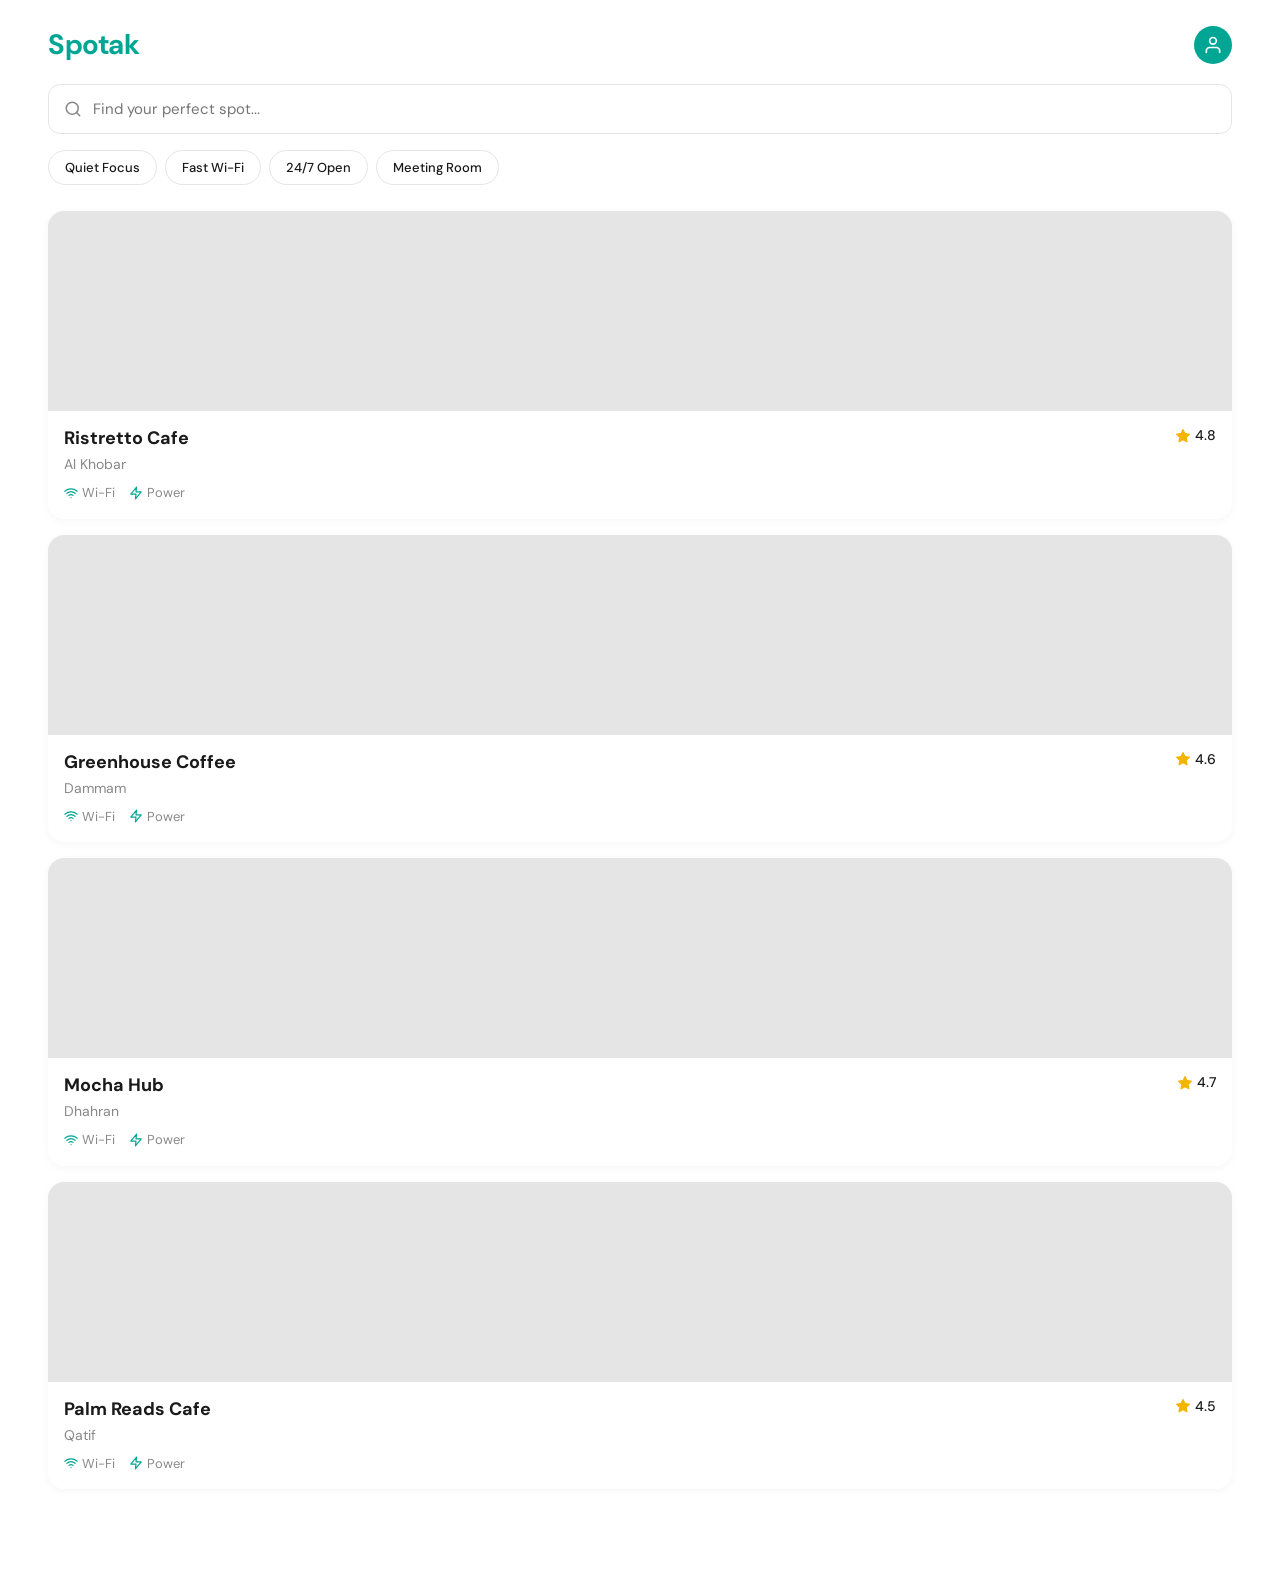
<file: index.html>
<!DOCTYPE html>
<html lang="en">
<head>
  <meta charset="UTF-8" />
  <meta name="viewport" content="width=device-width, initial-scale=1.0" />
  <title>Spotak — Find Your Perfect Spot</title>
  <link rel="stylesheet" href="style.css" />
</head>
<body>
  <main class="app">
    <!-- Top bar: brand + profile -->
    <header class="topbar">
      <h1 class="brand">Spotak</h1>
      <a href="login.html" class="profile-btn" aria-label="Profile">
        <svg viewBox="0 0 24 24" width="20" height="20" fill="none" stroke="white" stroke-width="2" stroke-linecap="round" stroke-linejoin="round">
          <path d="M20 21v-2a4 4 0 0 0-4-4H8a4 4 0 0 0-4 4v2"/>
          <circle cx="12" cy="7" r="4"/>
        </svg>
      </a>
    </header>

    <!-- Search input -->
    <div class="search-wrap">
      <svg class="search-icon" viewBox="0 0 24 24" width="18" height="18" fill="none" stroke="#888" stroke-width="2" stroke-linecap="round" stroke-linejoin="round">
        <circle cx="11" cy="11" r="8"/>
        <line x1="21" y1="21" x2="16.65" y2="16.65"/>
      </svg>
      <input type="text" id="searchInput" class="search-input" placeholder="Find your perfect spot..." />
    </div>

    <!-- Filter chips -->
    <div class="chips">
      <button class="chip" data-filter="quiet">Quiet Focus</button>
      <button class="chip" data-filter="wifi">Fast Wi-Fi</button>
      <button class="chip" data-filter="247">24/7 Open</button>
      <button class="chip" data-filter="meeting">Meeting Room</button>
    </div>

    <!-- Spot cards list -->
    <section class="cards" id="cardList">
      <a class="card" href="spot.html?id=ristretto" data-name="Ristretto Cafe" data-tags="quiet wifi meeting">
        <div class="card-img" style="background-image:url('https://images.unsplash.com/photo-1554118811-1e0d58224f24?w=800');"></div>
        <div class="card-body">
          <div class="card-row">
            <div>
              <h3 class="card-title">Ristretto Cafe</h3>
              <p class="card-sub">Al Khobar</p>
            </div>
            <div class="rating">
              <svg viewBox="0 0 24 24" width="16" height="16" fill="#F5B400" stroke="#F5B400" stroke-width="1.5"><polygon points="12 2 15.09 8.26 22 9.27 17 14.14 18.18 21.02 12 17.77 5.82 21.02 7 14.14 2 9.27 8.91 8.26 12 2"/></svg>
              <span>4.8</span>
            </div>
          </div>
          <div class="amenities">
            <span class="amenity">
              <svg viewBox="0 0 24 24" width="14" height="14" fill="none" stroke="#00A693" stroke-width="2" stroke-linecap="round" stroke-linejoin="round"><path d="M5 12.55a11 11 0 0 1 14.08 0"/><path d="M1.42 9a16 16 0 0 1 21.16 0"/><path d="M8.53 16.11a6 6 0 0 1 6.95 0"/><line x1="12" y1="20" x2="12.01" y2="20"/></svg>
              Wi-Fi
            </span>
            <span class="amenity">
              <svg viewBox="0 0 24 24" width="14" height="14" fill="none" stroke="#00A693" stroke-width="2" stroke-linecap="round" stroke-linejoin="round"><polygon points="13 2 3 14 12 14 11 22 21 10 12 10 13 2"/></svg>
              Power
            </span>
          </div>
        </div>
      </a>

      <a class="card" href="spot.html?id=greenhouse" data-name="Greenhouse Coffee" data-tags="quiet wifi 247">
        <div class="card-img" style="background-image:url('https://images.unsplash.com/photo-1521017432531-fbd92d768814?w=800');"></div>
        <div class="card-body">
          <div class="card-row">
            <div>
              <h3 class="card-title">Greenhouse Coffee</h3>
              <p class="card-sub">Dammam</p>
            </div>
            <div class="rating">
              <svg viewBox="0 0 24 24" width="16" height="16" fill="#F5B400" stroke="#F5B400" stroke-width="1.5"><polygon points="12 2 15.09 8.26 22 9.27 17 14.14 18.18 21.02 12 17.77 5.82 21.02 7 14.14 2 9.27 8.91 8.26 12 2"/></svg>
              <span>4.6</span>
            </div>
          </div>
          <div class="amenities">
            <span class="amenity">
              <svg viewBox="0 0 24 24" width="14" height="14" fill="none" stroke="#00A693" stroke-width="2" stroke-linecap="round" stroke-linejoin="round"><path d="M5 12.55a11 11 0 0 1 14.08 0"/><path d="M1.42 9a16 16 0 0 1 21.16 0"/><path d="M8.53 16.11a6 6 0 0 1 6.95 0"/><line x1="12" y1="20" x2="12.01" y2="20"/></svg>
              Wi-Fi
            </span>
            <span class="amenity">
              <svg viewBox="0 0 24 24" width="14" height="14" fill="none" stroke="#00A693" stroke-width="2" stroke-linecap="round" stroke-linejoin="round"><polygon points="13 2 3 14 12 14 11 22 21 10 12 10 13 2"/></svg>
              Power
            </span>
          </div>
        </div>
      </a>

      <a class="card" href="spot.html?id=mocha" data-name="Mocha Hub" data-tags="wifi meeting 247">
        <div class="card-img" style="background-image:url('https://images.unsplash.com/photo-1559496417-e7f25cb247f3?w=800');"></div>
        <div class="card-body">
          <div class="card-row">
            <div>
              <h3 class="card-title">Mocha Hub</h3>
              <p class="card-sub">Dhahran</p>
            </div>
            <div class="rating">
              <svg viewBox="0 0 24 24" width="16" height="16" fill="#F5B400" stroke="#F5B400" stroke-width="1.5"><polygon points="12 2 15.09 8.26 22 9.27 17 14.14 18.18 21.02 12 17.77 5.82 21.02 7 14.14 2 9.27 8.91 8.26 12 2"/></svg>
              <span>4.7</span>
            </div>
          </div>
          <div class="amenities">
            <span class="amenity">
              <svg viewBox="0 0 24 24" width="14" height="14" fill="none" stroke="#00A693" stroke-width="2" stroke-linecap="round" stroke-linejoin="round"><path d="M5 12.55a11 11 0 0 1 14.08 0"/><path d="M1.42 9a16 16 0 0 1 21.16 0"/><path d="M8.53 16.11a6 6 0 0 1 6.95 0"/><line x1="12" y1="20" x2="12.01" y2="20"/></svg>
              Wi-Fi
            </span>
            <span class="amenity">
              <svg viewBox="0 0 24 24" width="14" height="14" fill="none" stroke="#00A693" stroke-width="2" stroke-linecap="round" stroke-linejoin="round"><polygon points="13 2 3 14 12 14 11 22 21 10 12 10 13 2"/></svg>
              Power
            </span>
          </div>
        </div>
      </a>

      <a class="card" href="spot.html?id=palm" data-name="Palm Reads Cafe" data-tags="quiet wifi meeting">
        <div class="card-img" style="background-image:url('https://images.unsplash.com/photo-1453614512568-c4024d13c247?w=800');"></div>
        <div class="card-body">
          <div class="card-row">
            <div>
              <h3 class="card-title">Palm Reads Cafe</h3>
              <p class="card-sub">Qatif</p>
            </div>
            <div class="rating">
              <svg viewBox="0 0 24 24" width="16" height="16" fill="#F5B400" stroke="#F5B400" stroke-width="1.5"><polygon points="12 2 15.09 8.26 22 9.27 17 14.14 18.18 21.02 12 17.77 5.82 21.02 7 14.14 2 9.27 8.91 8.26 12 2"/></svg>
              <span>4.5</span>
            </div>
          </div>
          <div class="amenities">
            <span class="amenity">
              <svg viewBox="0 0 24 24" width="14" height="14" fill="none" stroke="#00A693" stroke-width="2" stroke-linecap="round" stroke-linejoin="round"><path d="M5 12.55a11 11 0 0 1 14.08 0"/><path d="M1.42 9a16 16 0 0 1 21.16 0"/><path d="M8.53 16.11a6 6 0 0 1 6.95 0"/><line x1="12" y1="20" x2="12.01" y2="20"/></svg>
              Wi-Fi
            </span>
            <span class="amenity">
              <svg viewBox="0 0 24 24" width="14" height="14" fill="none" stroke="#00A693" stroke-width="2" stroke-linecap="round" stroke-linejoin="round"><polygon points="13 2 3 14 12 14 11 22 21 10 12 10 13 2"/></svg>
              Power
            </span>
          </div>
        </div>
      </a>
    </section>
  </main>

  <script src="main.js"></script>
</body>
</html>
</file>
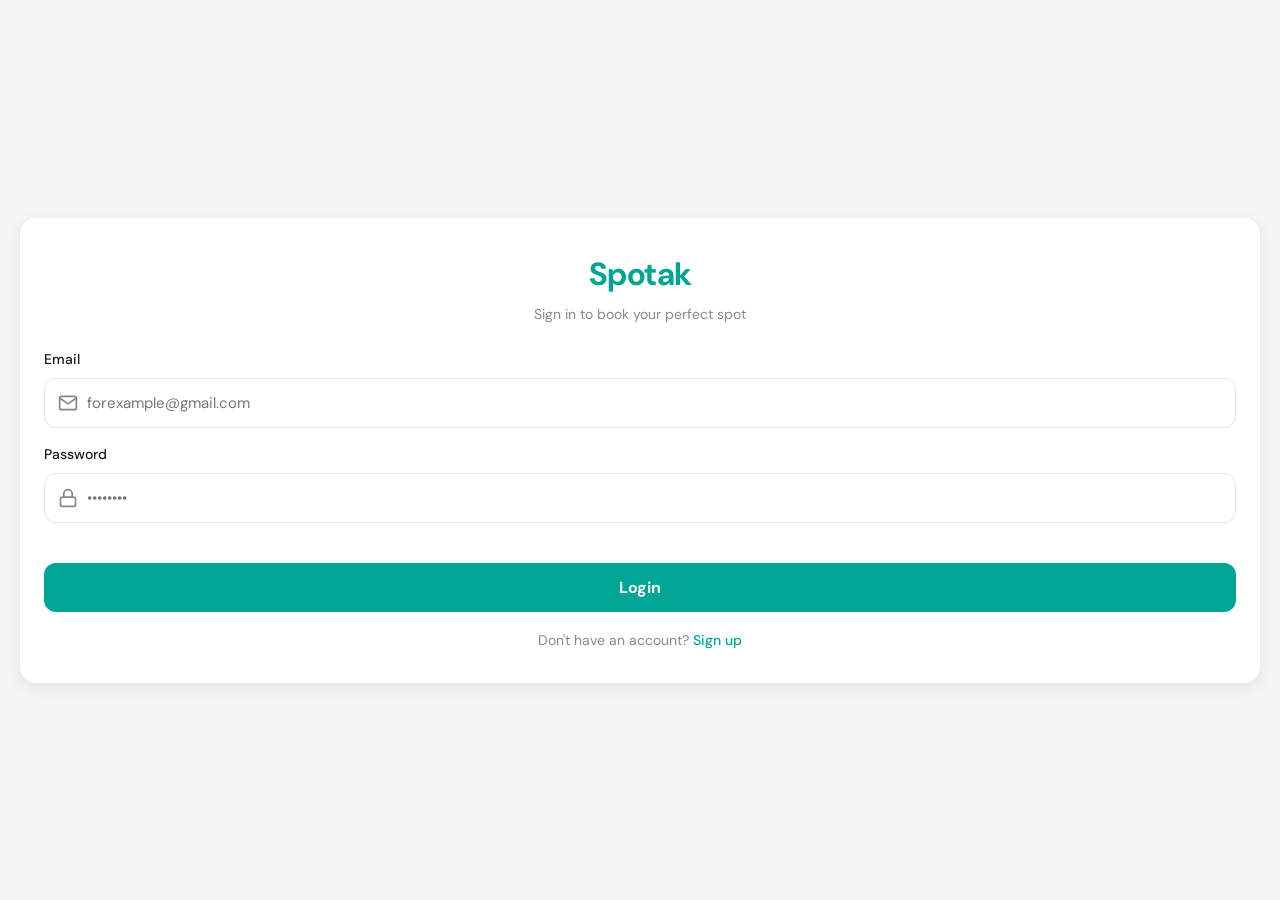
<file: booking.html>
<!DOCTYPE html>
<html lang="en">
<head>
  <meta charset="UTF-8" />
  <meta name="viewport" content="width=device-width, initial-scale=1.0" />
  <title>Confirm Your Booking — Spotak</title>
  <link rel="stylesheet" href="style.css" />
</head>
<body>
  <main class="app booking-page">
    <!-- Header with back arrow + title -->
    <header class="page-header">
      <a href="spot.html" class="back-btn-inline" aria-label="Go back">
        <svg viewBox="0 0 24 24" width="20" height="20" fill="none" stroke="#1A1A1A" stroke-width="2.5" stroke-linecap="round" stroke-linejoin="round">
          <line x1="19" y1="12" x2="5" y2="12"/>
          <polyline points="12 19 5 12 12 5"/>
        </svg>
      </a>
      <h1 class="page-title">Confirm Your Booking</h1>
    </header>

    <!-- Booking form card -->
    <form id="bookingForm" class="booking-card" novalidate>
      <!-- Date -->
      <label class="field-label" for="bookingDate">Date</label>
      <div class="input-wrap">
        <svg class="input-icon" viewBox="0 0 24 24" width="20" height="20" fill="none" stroke="#888" stroke-width="2" stroke-linecap="round" stroke-linejoin="round">
          <rect x="3" y="4" width="18" height="18" rx="2" ry="2"/>
          <line x1="16" y1="2" x2="16" y2="6"/>
          <line x1="8" y1="2" x2="8" y2="6"/>
          <line x1="3" y1="10" x2="21" y2="10"/>
        </svg>
        <input type="date" id="bookingDate" class="input-field" required />
      </div>

      <!-- Time -->
      <label class="field-label" for="bookingTime">Time</label>
      <div class="input-wrap">
        <svg class="input-icon" viewBox="0 0 24 24" width="20" height="20" fill="none" stroke="#888" stroke-width="2" stroke-linecap="round" stroke-linejoin="round">
          <circle cx="12" cy="12" r="10"/>
          <polyline points="12 6 12 12 16 14"/>
        </svg>
        <input type="time" id="bookingTime" class="input-field" required />
      </div>

      <!-- People -->
      <label class="field-label" for="bookingPeople">Number of People</label>
      <div class="input-wrap">
        <svg class="input-icon" viewBox="0 0 24 24" width="20" height="20" fill="none" stroke="#888" stroke-width="2" stroke-linecap="round" stroke-linejoin="round">
          <path d="M17 21v-2a4 4 0 0 0-4-4H5a4 4 0 0 0-4 4v2"/>
          <circle cx="9" cy="7" r="4"/>
          <path d="M23 21v-2a4 4 0 0 0-3-3.87"/>
          <path d="M16 3.13a4 4 0 0 1 0 7.75"/>
        </svg>
        <input type="number" id="bookingPeople" class="input-field" min="1" max="20" value="1" required />
      </div>

      <!-- Error / message area -->
      <p id="formError" class="form-error" aria-live="polite"></p>

      <!-- Fee summary -->
      <div class="fee-card">
        <div class="fee-row">
          <span class="fee-label">Table Reservation Fee</span>
          <span class="fee-amount">25 SAR</span>
        </div>
        <p class="fee-note">Refundable if cancelled 24 hours in advance</p>
      </div>

      <!-- Submit -->
      <button type="submit" class="cta-btn">Confirm &amp; Pay</button>
    </form>
  </main>

  <script src="main.js"></script>
</body>
</html>
</file>
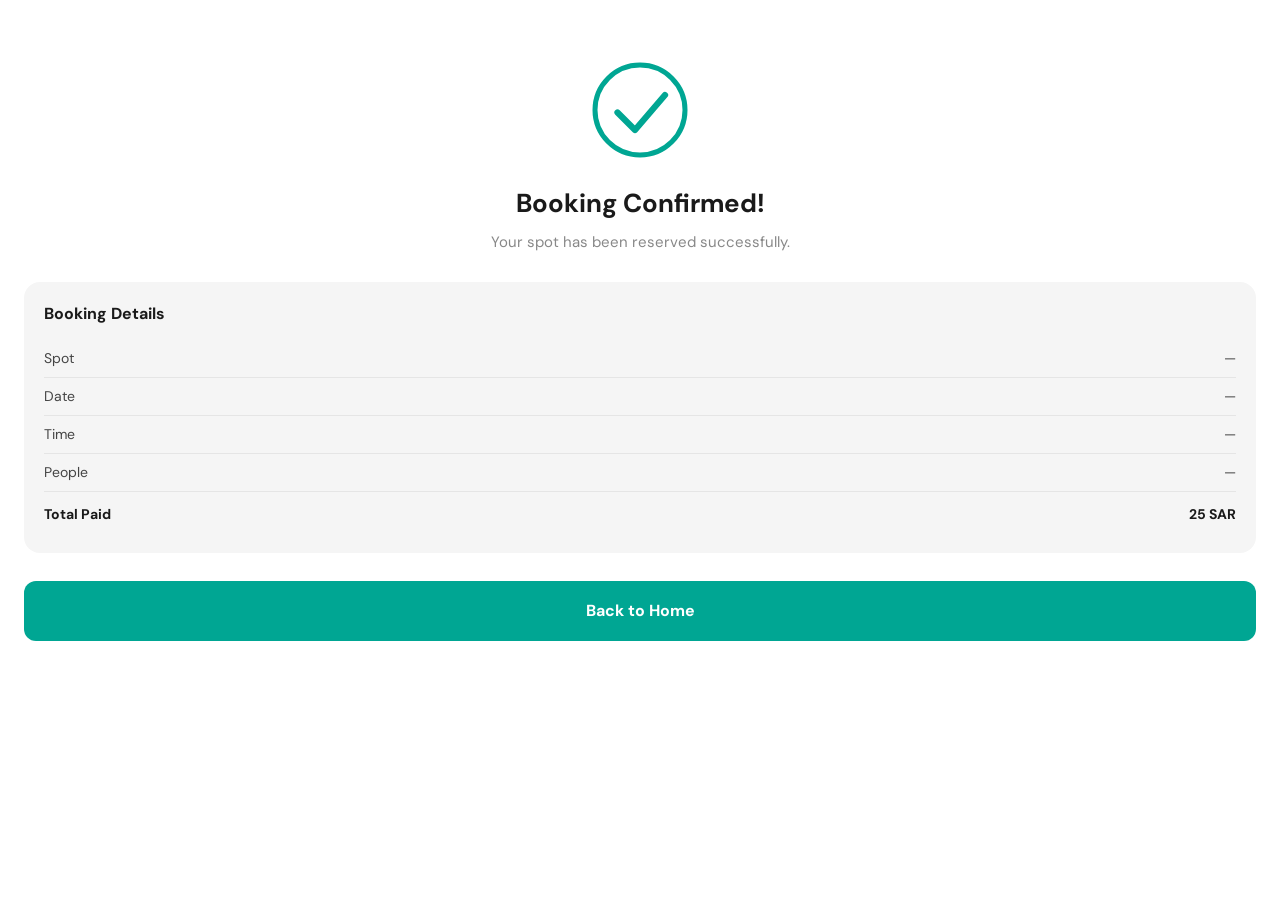
<file: confirmation.html>
<!DOCTYPE html>
<html lang="en">
<head>
  <meta charset="UTF-8" />
  <meta name="viewport" content="width=device-width, initial-scale=1.0" />
  <title>Booking Confirmed — Spotak</title>
  <link rel="stylesheet" href="style.css" />
</head>
<body>
  <main class="app confirmation-page">
    <!-- Animated check -->
    <div class="check-wrap">
      <svg class="checkmark" viewBox="0 0 80 80">
        <circle class="checkmark-circle" cx="40" cy="40" r="36" fill="none" stroke="#00A693" stroke-width="4"/>
        <path class="checkmark-path" fill="none" stroke="#00A693" stroke-width="5" stroke-linecap="round" stroke-linejoin="round" d="M22 42 L36 56 L60 28"/>
      </svg>
    </div>

    <h1 class="confirm-title">Booking Confirmed!</h1>
    <p class="confirm-sub">Your spot has been reserved successfully.</p>

    <!-- Booking summary -->
    <div class="summary-card" id="bookingSummary">
      <h2 class="summary-title">Booking Details</h2>
      <div class="summary-row"><span>Spot</span><span id="sumSpot">—</span></div>
      <div class="summary-row"><span>Date</span><span id="sumDate">—</span></div>
      <div class="summary-row"><span>Time</span><span id="sumTime">—</span></div>
      <div class="summary-row"><span>People</span><span id="sumPeople">—</span></div>
      <div class="summary-row total"><span>Total Paid</span><span>25 SAR</span></div>
    </div>

    <a href="index.html" class="cta-btn static">Back to Home</a>
  </main>

  <script src="main.js"></script>
</body>
</html>
</file>
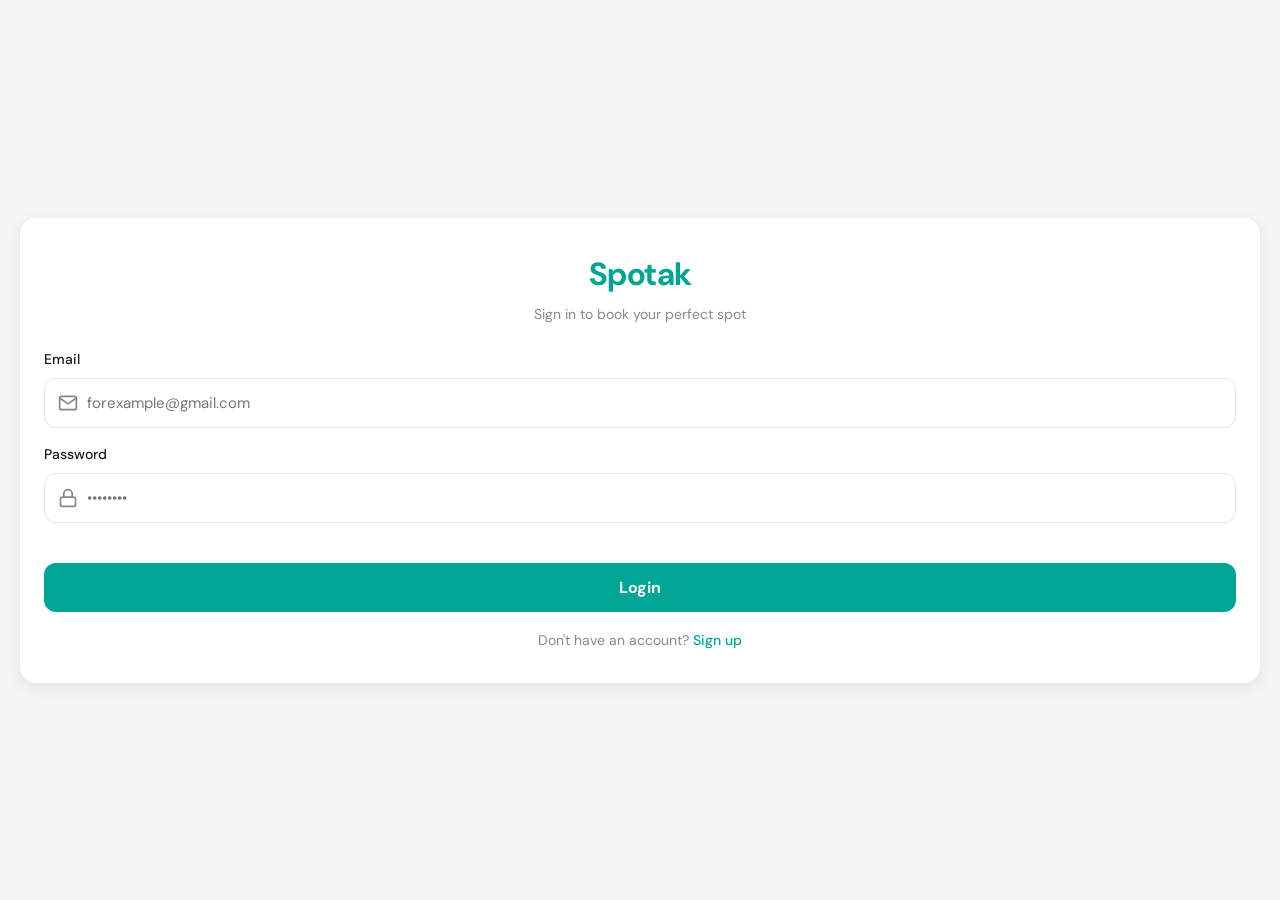
<file: login.html>
<!DOCTYPE html>
<html lang="en">
<head>
  <meta charset="UTF-8" />
  <meta name="viewport" content="width=device-width, initial-scale=1.0" />
  <title>Login — Spotak</title>
  <link rel="stylesheet" href="style.css" />
</head>
<body>
  <main class="app login-page">
    <div class="login-card">
      <!-- Brand -->
      <h1 class="brand login-brand">Spotak</h1>
      <p class="login-sub">Sign in to book your perfect spot</p>

      <!-- Login form -->
      <form id="loginForm" class="login-form" novalidate>
        <label class="field-label" for="loginEmail">Email</label>
        <div class="input-wrap">
          <svg class="input-icon" viewBox="0 0 24 24" width="20" height="20" fill="none" stroke="#888" stroke-width="2" stroke-linecap="round" stroke-linejoin="round">
            <path d="M4 4h16c1.1 0 2 .9 2 2v12c0 1.1-.9 2-2 2H4c-1.1 0-2-.9-2-2V6c0-1.1.9-2 2-2z"/>
            <polyline points="22,6 12,13 2,6"/>
          </svg>
          <input type="email" id="loginEmail" class="input-field" placeholder="forexample@gmail.com" required />
        </div>

        <label class="field-label" for="loginPassword">Password</label>
        <div class="input-wrap">
          <svg class="input-icon" viewBox="0 0 24 24" width="20" height="20" fill="none" stroke="#888" stroke-width="2" stroke-linecap="round" stroke-linejoin="round">
            <rect x="3" y="11" width="18" height="11" rx="2" ry="2"/>
            <path d="M7 11V7a5 5 0 0 1 10 0v4"/>
          </svg>
          <input type="password" id="loginPassword" class="input-field" placeholder="••••••••" required />
        </div>

        <p id="loginError" class="form-error" aria-live="polite"></p>

        <button type="submit" class="primary-btn">Login</button>

        <p class="signup-line">
          Don't have an account?
          <a href="#" id="signupLink">Sign up</a>
        </p>
      </form>
    </div>
  </main>

  <script src="main.js"></script>
</body>
</html>
</file>
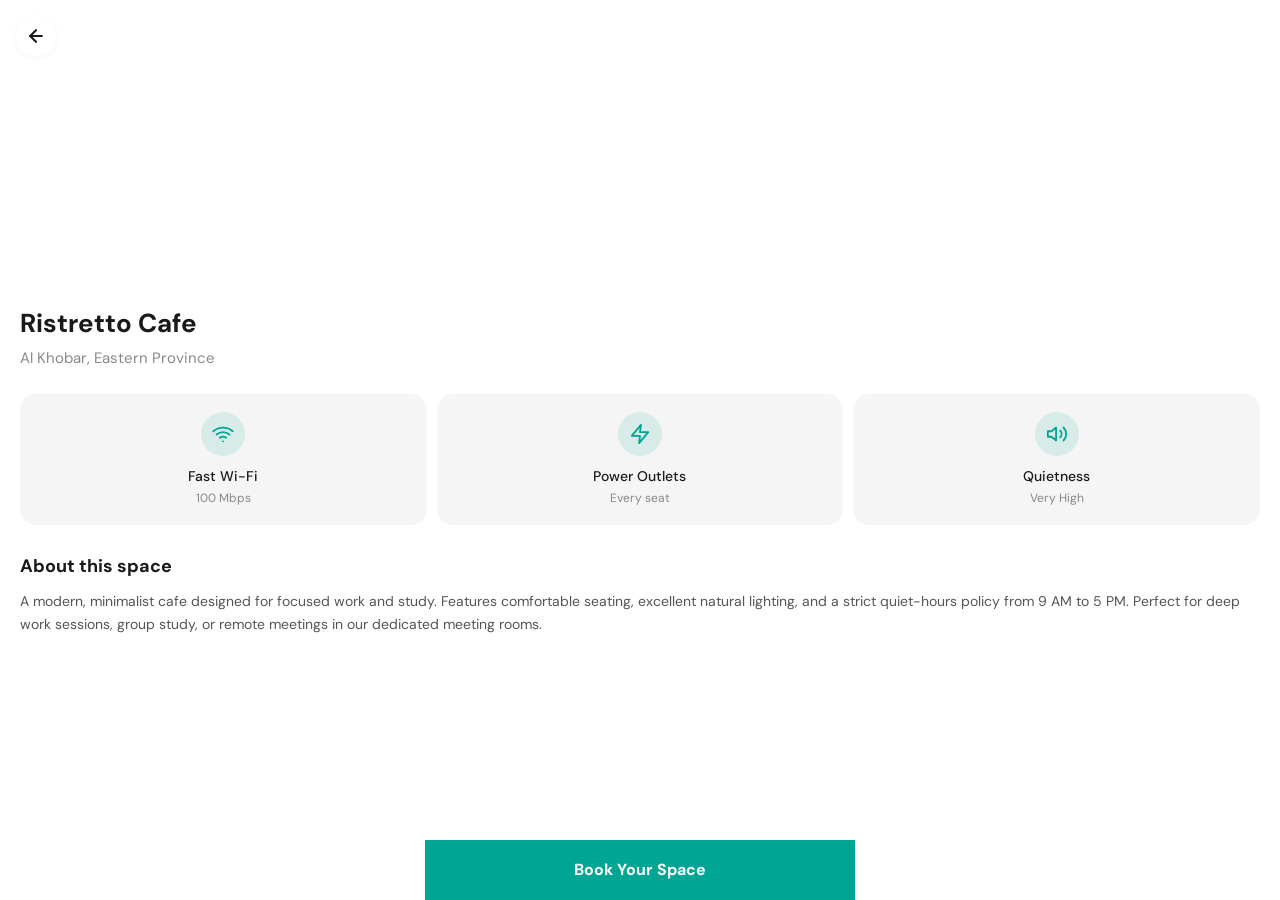
<file: spot.html>
<!DOCTYPE html>
<html lang="en">
<head>
  <meta charset="UTF-8" />
  <meta name="viewport" content="width=device-width, initial-scale=1.0" />
  <title>Ristretto Cafe — Spotak</title>
  <link rel="stylesheet" href="style.css" />
</head>
<body>
  <main class="app spot-page">
    <!-- Hero image with back arrow overlay -->
    <div class="hero" id="heroImage" style="background-image:url('https://images.unsplash.com/photo-1554118811-1e0d58224f24?w=1000');">
      <a href="index.html" class="back-btn" aria-label="Go back">
        <svg viewBox="0 0 24 24" width="20" height="20" fill="none" stroke="#1A1A1A" stroke-width="2.5" stroke-linecap="round" stroke-linejoin="round">
          <line x1="19" y1="12" x2="5" y2="12"/>
          <polyline points="12 19 5 12 12 5"/>
        </svg>
      </a>
    </div>

    <!-- Spot title and location -->
    <section class="spot-info">
      <h1 class="spot-title" id="spotTitle">Ristretto Cafe</h1>
      <p class="spot-sub" id="spotLocation">Al Khobar, Eastern Province</p>

      <!-- Amenities row -->
      <div class="amenity-grid">
        <div class="amenity-box">
          <div class="icon-circle">
            <svg viewBox="0 0 24 24" width="22" height="22" fill="none" stroke="#00A693" stroke-width="2" stroke-linecap="round" stroke-linejoin="round">
              <path d="M5 12.55a11 11 0 0 1 14.08 0"/>
              <path d="M1.42 9a16 16 0 0 1 21.16 0"/>
              <path d="M8.53 16.11a6 6 0 0 1 6.95 0"/>
              <line x1="12" y1="20" x2="12.01" y2="20"/>
            </svg>
          </div>
          <p class="amenity-name">Fast Wi-Fi</p>
          <p class="amenity-detail">100 Mbps</p>
        </div>

        <div class="amenity-box">
          <div class="icon-circle">
            <svg viewBox="0 0 24 24" width="22" height="22" fill="none" stroke="#00A693" stroke-width="2" stroke-linecap="round" stroke-linejoin="round">
              <polygon points="13 2 3 14 12 14 11 22 21 10 12 10 13 2"/>
            </svg>
          </div>
          <p class="amenity-name">Power Outlets</p>
          <p class="amenity-detail">Every seat</p>
        </div>

        <div class="amenity-box">
          <div class="icon-circle">
            <svg viewBox="0 0 24 24" width="22" height="22" fill="none" stroke="#00A693" stroke-width="2" stroke-linecap="round" stroke-linejoin="round">
              <polygon points="11 5 6 9 2 9 2 15 6 15 11 19 11 5"/>
              <path d="M15.54 8.46a5 5 0 0 1 0 7.07"/>
              <path d="M19.07 4.93a10 10 0 0 1 0 14.14"/>
            </svg>
          </div>
          <p class="amenity-name">Quietness</p>
          <p class="amenity-detail">Very High</p>
        </div>
      </div>

      <!-- About section -->
      <div class="about">
        <h2 class="about-title">About this space</h2>
        <p class="about-text" id="spotDescription">
          A modern, minimalist cafe designed for focused work and study. Features comfortable seating,
          excellent natural lighting, and a strict quiet-hours policy from 9 AM to 5 PM. Perfect for
          deep work sessions, group study, or remote meetings in our dedicated meeting rooms.
        </p>
      </div>
    </section>

    <!-- Fixed bottom CTA -->
    <a href="booking.html" class="cta-btn">Book Your Space</a>
  </main>

  <script src="main.js"></script>
</body>
</html>
</file>
<file: style.css>
/* ================================================================
   SPOTAK — Stylesheet
   Mobile-first, max-width 430px, phone-app style
   ================================================================ */

/* ---------- Google Font import ---------- */
@import url('https://fonts.googleapis.com/css2?family=DM+Sans:wght@400;500;700&display=swap');

/* ---------- CSS Variables (theme tokens) ---------- */
:root {
  --primary: #00A693;
  --primary-dark: #008576;
  --bg: #F5F5F5;
  --white: #FFFFFF;
  --text: #1A1A1A;
  --gray: #888888;
  --light-gray: #E5E5E5;
  --radius: 16px;
  --shadow-sm: 0 2px 8px rgba(0, 0, 0, 0.04);
  --shadow-md: 0 4px 16px rgba(0, 0, 0, 0.08);
}

/* ---------- Global reset ---------- */
* {
  box-sizing: border-box;
  margin: 0;
  padding: 0;
}

html, body {
  height: 100%;
}

body {
  font-family: 'DM Sans', sans-serif;
  background-color: var(--bg);
  color: var(--text);
  line-height: 1.5;
  -webkit-font-smoothing: antialiased;
}

a {
  text-decoration: none;
  color: inherit;
}

button {
  font-family: inherit;
  cursor: pointer;
  border: none;
  background: none;
}

input {
  font-family: inherit;
  font-size: 15px;
  color: var(--text);
}

/* ---------- App container (phone style) ---------- */
.app {
  width: 100%;
  min-height: 100vh;
  margin: 0;
  background-color: var(--white);
  position: relative;
  padding: 24px 48px 100px;
}

/* ---------- Topbar (home page) ---------- */
.topbar {
  display: flex;
  align-items: center;
  justify-content: space-between;
  margin-bottom: 18px;
}

.brand {
  font-size: 28px;
  font-weight: 700;
  color: var(--primary);
  letter-spacing: -0.5px;
}

.profile-btn {
  width: 38px;
  height: 38px;
  border-radius: 50%;
  background-color: var(--primary);
  display: flex;
  align-items: center;
  justify-content: center;
  transition: transform 0.2s ease;
}

.profile-btn:hover {
  transform: scale(1.05);
}

/* ---------- Search bar ---------- */
.search-wrap {
  position: relative;
  margin-bottom: 16px;
}

.search-icon {
  position: absolute;
  left: 16px;
  top: 50%;
  transform: translateY(-50%);
}

.search-input {
  width: 100%;
  padding: 14px 16px 14px 44px;
  border: 1px solid var(--light-gray);
  border-radius: 12px;
  background-color: var(--white);
  outline: none;
  transition: border-color 0.2s ease;
}

.search-input:focus {
  border-color: var(--primary);
}

/* ---------- Filter chips ---------- */
.chips {
  display: flex;
  gap: 8px;
  overflow-x: auto;
  padding-bottom: 8px;
  margin-bottom: 18px;
  scrollbar-width: none;
}

.chips::-webkit-scrollbar { display: none; }

.chip {
  flex: 0 0 auto;
  padding: 8px 16px;
  border: 1px solid var(--light-gray);
  border-radius: 100px;
  background-color: var(--white);
  font-size: 13px;
  font-weight: 500;
  color: var(--text);
  white-space: nowrap;
  transition: all 0.2s ease;
}

.chip:hover {
  border-color: var(--primary);
}

.chip.active {
  background-color: var(--primary);
  border-color: var(--primary);
  color: var(--white);
}

/* ---------- Spot cards list ---------- */
.cards {
  display: flex;
  flex-direction: column;
  gap: 16px;
}

.card {
  display: block;
  background-color: var(--white);
  border-radius: var(--radius);
  overflow: hidden;
  box-shadow: var(--shadow-sm);
  transition: transform 0.2s ease, box-shadow 0.2s ease;
  opacity: 0;
  transform: translateY(8px);
  animation: fadeUp 0.5s ease forwards;
}

.card:nth-child(1) { animation-delay: 0.05s; }
.card:nth-child(2) { animation-delay: 0.12s; }
.card:nth-child(3) { animation-delay: 0.18s; }
.card:nth-child(4) { animation-delay: 0.24s; }

.card:hover {
  transform: translateY(-2px);
  box-shadow: var(--shadow-md);
}

.card.hidden {
  display: none;
}

.card-img {
  width: 100%;
  height: 200px;
  background-size: cover;
  background-position: center;
  background-color: var(--light-gray);
}

.card-body {
  padding: 14px 16px 16px;
}

.card-row {
  display: flex;
  justify-content: space-between;
  align-items: flex-start;
  margin-bottom: 8px;
}

.card-title {
  font-size: 18px;
  font-weight: 700;
  margin-bottom: 2px;
}

.card-sub {
  font-size: 14px;
  color: var(--gray);
}

.rating {
  display: flex;
  align-items: center;
  gap: 4px;
  font-size: 14px;
  font-weight: 500;
}

.amenities {
  display: flex;
  gap: 14px;
}

.amenity {
  display: inline-flex;
  align-items: center;
  gap: 4px;
  font-size: 13px;
  color: var(--gray);
}

/* ================================================================
   Spot Detail page
   ================================================================ */
.spot-page {
  padding: 0 0 100px;
}

.hero {
  width: 100%;
  height: 280px;
  background-size: cover;
  background-position: center;
  position: relative;
}

.back-btn {
  position: absolute;
  top: 16px;
  left: 16px;
  width: 40px;
  height: 40px;
  border-radius: 50%;
  background-color: var(--white);
  display: flex;
  align-items: center;
  justify-content: center;
  box-shadow: var(--shadow-sm);
  transition: transform 0.2s ease;
}

.back-btn:hover { transform: scale(1.05); }

.spot-info {
  padding: 24px 20px 20px;
  opacity: 0;
  animation: fadeUp 0.5s ease 0.1s forwards;
}

.spot-title {
  font-size: 26px;
  font-weight: 700;
  margin-bottom: 4px;
}

.spot-sub {
  font-size: 15px;
  color: var(--gray);
  margin-bottom: 24px;
}

.amenity-grid {
  display: grid;
  grid-template-columns: repeat(3, 1fr);
  gap: 10px;
  margin-bottom: 28px;
}

.amenity-box {
  background-color: var(--bg);
  border-radius: var(--radius);
  padding: 18px 10px;
  text-align: center;
}

.icon-circle {
  width: 44px;
  height: 44px;
  border-radius: 50%;
  background-color: rgba(0, 166, 147, 0.12);
  margin: 0 auto 10px;
  display: flex;
  align-items: center;
  justify-content: center;
}

.amenity-name {
  font-size: 14px;
  font-weight: 500;
  color: var(--text);
  margin-bottom: 2px;
}

.amenity-detail {
  font-size: 12px;
  color: var(--gray);
}

.about-title {
  font-size: 18px;
  font-weight: 700;
  margin-bottom: 10px;
}

.about-text {
  font-size: 14px;
  color: #555;
  line-height: 1.7;
}

/* ================================================================
   Booking page
   ================================================================ */
.booking-page {
  padding: 20px 20px 100px;
}

.page-header {
  display: flex;
  align-items: center;
  gap: 14px;
  margin-bottom: 22px;
}

.back-btn-inline {
  width: 38px;
  height: 38px;
  border-radius: 50%;
  background-color: var(--bg);
  display: flex;
  align-items: center;
  justify-content: center;
  transition: transform 0.2s ease;
}

.back-btn-inline:hover { transform: scale(1.05); }

.page-title {
  font-size: 22px;
  font-weight: 700;
}

.booking-card {
  background-color: var(--bg);
  border-radius: var(--radius);
  padding: 22px 18px;
  opacity: 0;
  animation: fadeUp 0.5s ease 0.1s forwards;
}

.field-label {
  display: block;
  font-size: 14px;
  font-weight: 500;
  margin-bottom: 8px;
  margin-top: 16px;
  color: var(--text);
}

.field-label:first-child { margin-top: 0; }

.input-wrap {
  position: relative;
  margin-bottom: 4px;
}

.input-icon {
  position: absolute;
  left: 14px;
  top: 50%;
  transform: translateY(-50%);
  pointer-events: none;
}

.input-field {
  width: 100%;
  padding: 14px 14px 14px 42px;
  border: 1px solid var(--light-gray);
  border-radius: 12px;
  background-color: var(--white);
  outline: none;
  transition: border-color 0.2s ease;
}

.input-field:focus {
  border-color: var(--primary);
}

.fee-card {
  background-color: var(--white);
  border-radius: 12px;
  padding: 16px;
  margin-top: 22px;
}

.fee-row {
  display: flex;
  justify-content: space-between;
  align-items: center;
  margin-bottom: 6px;
}

.fee-label {
  font-size: 16px;
  font-weight: 700;
}

.fee-amount {
  font-size: 16px;
  font-weight: 700;
}

.fee-note {
  font-size: 13px;
  color: var(--gray);
}

.form-error {
  color: #d33;
  font-size: 13px;
  min-height: 18px;
  margin-top: 4px;
}

/* ================================================================
   Bottom fixed CTA button
   ================================================================ */
.cta-btn {
  display: flex;
  align-items: center;
  justify-content: center;
  position: fixed;
  bottom: 0;
  left: 50%;
  transform: translateX(-50%);
  width: 100%;
  max-width: 430px;
  padding: 18px;
  background-color: var(--primary);
  color: var(--white);
  font-size: 16px;
  font-weight: 700;
  border: none;
  cursor: pointer;
  transition: background-color 0.2s ease;
}

.cta-btn:hover {
  background-color: var(--primary-dark);
}

.cta-btn.static {
  position: static;
  transform: none;
  width: 100%;
  max-width: 100%;
  margin-top: 28px;
  border-radius: 12px;
}

/* ================================================================
   Login page
   ================================================================ */
.login-page {
  display: flex;
  align-items: center;
  justify-content: center;
  padding: 20px;
  background-color: var(--bg);
}

.login-card {
  width: 100%;
  background-color: var(--white);
  border-radius: var(--radius);
  padding: 32px 24px;
  box-shadow: var(--shadow-md);
  opacity: 0;
  animation: fadeUp 0.5s ease forwards;
}

.login-brand {
  text-align: center;
  margin-bottom: 6px;
  font-size: 32px;
}

.login-sub {
  text-align: center;
  color: var(--gray);
  font-size: 14px;
  margin-bottom: 24px;
}

.login-form .field-label:first-of-type { margin-top: 0; }

.primary-btn {
  width: 100%;
  margin-top: 18px;
  padding: 14px;
  background-color: var(--primary);
  color: var(--white);
  font-size: 16px;
  font-weight: 700;
  border-radius: 12px;
  transition: background-color 0.2s ease;
}

.primary-btn:hover {
  background-color: var(--primary-dark);
}

.signup-line {
  text-align: center;
  margin-top: 18px;
  font-size: 14px;
  color: var(--gray);
}

.signup-line a {
  color: var(--primary);
  font-weight: 500;
}

/* ================================================================
   Confirmation page
   ================================================================ */
.confirmation-page {
  text-align: center;
  padding: 60px 24px 40px;
}

.check-wrap {
  display: flex;
  justify-content: center;
  margin-bottom: 24px;
}

.checkmark {
  width: 100px;
  height: 100px;
}

.checkmark-circle {
  stroke-dasharray: 226;
  stroke-dashoffset: 226;
  animation: drawCircle 0.6s ease-out forwards;
}

.checkmark-path {
  stroke-dasharray: 60;
  stroke-dashoffset: 60;
  animation: drawCheck 0.4s ease-out 0.6s forwards;
}

@keyframes drawCircle {
  to { stroke-dashoffset: 0; }
}

@keyframes drawCheck {
  to { stroke-dashoffset: 0; }
}

.confirm-title {
  font-size: 26px;
  font-weight: 700;
  margin-bottom: 8px;
}

.confirm-sub {
  color: var(--gray);
  font-size: 15px;
  margin-bottom: 28px;
}

.summary-card {
  background-color: var(--bg);
  border-radius: var(--radius);
  padding: 20px;
  text-align: left;
  opacity: 0;
  animation: fadeUp 0.5s ease 1s forwards;
}

.summary-title {
  font-size: 16px;
  font-weight: 700;
  margin-bottom: 14px;
}

.summary-row {
  display: flex;
  justify-content: space-between;
  padding: 8px 0;
  font-size: 14px;
  color: #444;
  border-bottom: 1px solid var(--light-gray);
}

.summary-row:last-child { border-bottom: none; }

.summary-row.total {
  font-weight: 700;
  color: var(--text);
  margin-top: 4px;
}

/* ================================================================
   Shared animations
   ================================================================ */
@keyframes fadeUp {
  from { opacity: 0; transform: translateY(8px); }
  to { opacity: 1; transform: translateY(0); }
}
</file>
